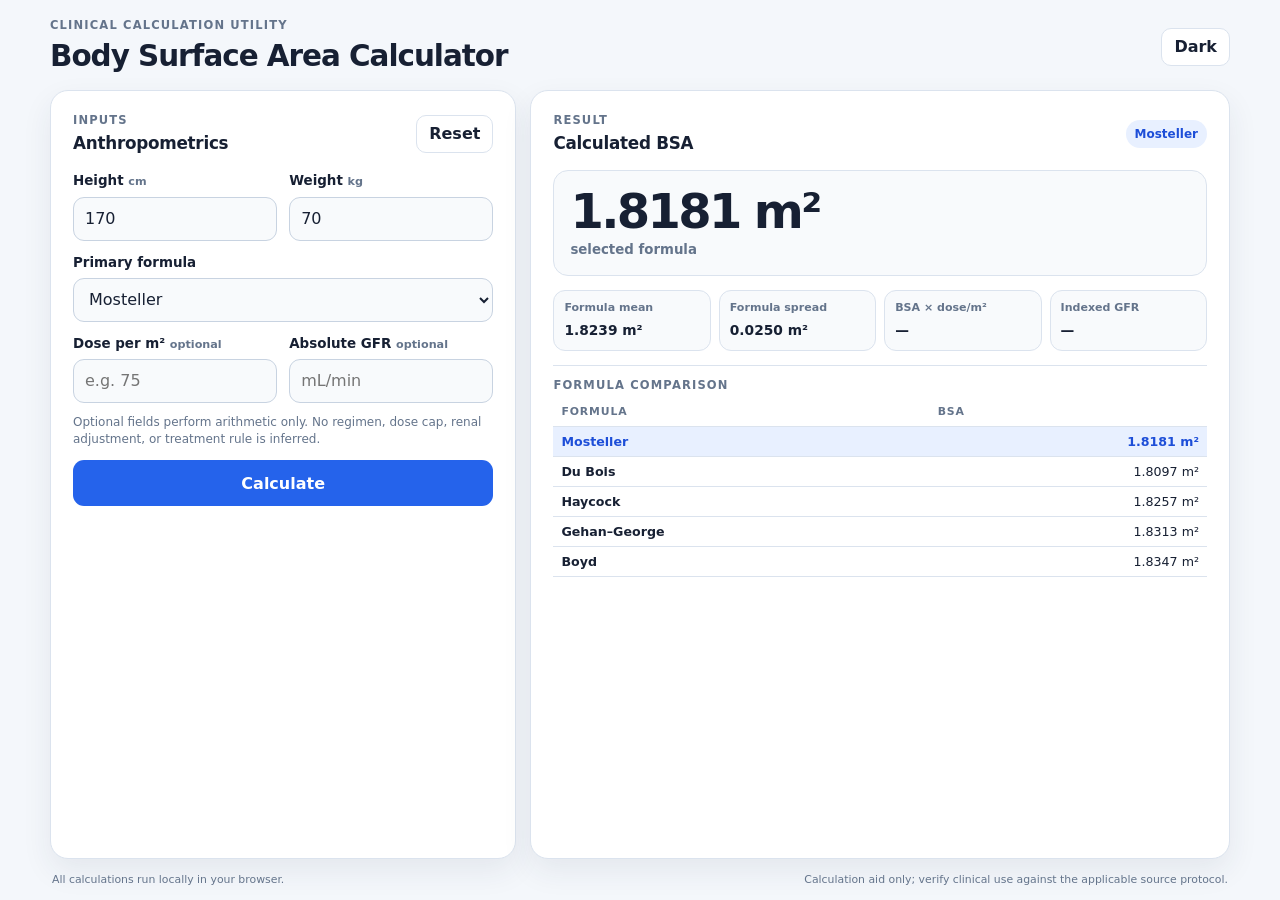
<file: index.html>
<!doctype html>
<html lang="en">
<head>
  <meta charset="utf-8">
  <meta name="viewport" content="width=device-width, initial-scale=1">
  <meta name="description" content="Body surface area calculator using Mosteller, Du Bois, Haycock, Gehan–George, and Boyd formulas.">
  <meta name="color-scheme" content="light dark">
  <title>Body Surface Area Calculator</title>
  <link rel="stylesheet" href="assets/styles.css">
  <script src="assets/app.js" defer></script>
</head>
<body>
  <div class="app-shell">
    <header class="topbar">
      <div>
        <p class="eyebrow">Clinical calculation utility</p>
        <h1>Body Surface Area Calculator</h1>
      </div>
      <button class="theme-toggle" id="theme-toggle" type="button" aria-pressed="false">Dark</button>
    </header>

    <main class="workspace">
      <section class="panel input-panel" aria-labelledby="input-title">
        <div class="panel-heading">
          <div>
            <p class="step">Inputs</p>
            <h2 id="input-title">Anthropometrics</h2>
          </div>
          <button class="text-button" id="reset-button" type="button">Reset</button>
        </div>

        <form id="calculator-form" novalidate>
          <div class="field-grid two-col">
            <label class="field">
              <span>Height <small>cm</small></span>
              <input id="height" name="height" type="number" inputmode="decimal" min="0.1" step="0.1" value="170" required autocomplete="off">
            </label>
            <label class="field">
              <span>Weight <small>kg</small></span>
              <input id="weight" name="weight" type="number" inputmode="decimal" min="0.1" step="0.1" value="70" required autocomplete="off">
            </label>
          </div>

          <label class="field">
            <span>Primary formula</span>
            <select id="formula" name="formula">
              <option value="Mosteller">Mosteller</option>
              <option value="DuBois">Du Bois</option>
              <option value="Haycock">Haycock</option>
              <option value="GehanGeorge">Gehan–George</option>
              <option value="Boyd">Boyd</option>
            </select>
          </label>

          <div class="field-grid two-col optional-row">
            <label class="field">
              <span>Dose per m² <small>optional</small></span>
              <input id="dose" name="dose" type="number" inputmode="decimal" min="0" step="any" placeholder="e.g. 75" autocomplete="off">
            </label>
            <label class="field">
              <span>Absolute GFR <small>optional</small></span>
              <input id="gfr" name="gfr" type="number" inputmode="decimal" min="0" step="any" placeholder="mL/min" autocomplete="off">
            </label>
          </div>

          <p class="helper">Optional fields perform arithmetic only. No regimen, dose cap, renal adjustment, or treatment rule is inferred.</p>
          <p id="error-message" class="error" role="alert" hidden></p>
          <button class="primary-button" type="submit">Calculate</button>
        </form>
      </section>

      <section class="panel results-panel" aria-labelledby="results-title" aria-live="polite">
        <div class="panel-heading result-heading">
          <div>
            <p class="step">Result</p>
            <h2 id="results-title">Calculated BSA</h2>
          </div>
          <span class="formula-chip" id="primary-formula">Mosteller</span>
        </div>

        <div class="primary-result">
          <span id="primary-value">1.8181 m²</span>
          <small>selected formula</small>
        </div>

        <div class="metric-grid" aria-label="Derived values">
          <div class="metric">
            <span>Formula mean</span>
            <strong id="mean-value">—</strong>
          </div>
          <div class="metric">
            <span>Formula spread</span>
            <strong id="spread-value">—</strong>
          </div>
          <div class="metric">
            <span>BSA × dose/m²</span>
            <strong id="dose-value">—</strong>
          </div>
          <div class="metric">
            <span>Indexed GFR</span>
            <strong id="gfr-value">—</strong>
          </div>
        </div>

        <div class="comparison-wrap">
          <div class="section-label">Formula comparison</div>
          <table>
            <thead>
              <tr><th scope="col">Formula</th><th scope="col">BSA</th></tr>
            </thead>
            <tbody id="comparison-body"></tbody>
          </table>
        </div>
      </section>
    </main>

    <footer>
      <span>All calculations run locally in your browser.</span>
      <span>Calculation aid only; verify clinical use against the applicable source protocol.</span>
    </footer>
  </div>
</body>
</html>
</file>
<file: assets/styles.css>
:root {
  color-scheme: light;
  --bg: #f4f7fb;
  --panel: #ffffff;
  --panel-subtle: #f8fafc;
  --text: #172033;
  --muted: #64748b;
  --border: #dbe3ee;
  --border-strong: #c8d3e1;
  --accent: #2563eb;
  --accent-strong: #1d4ed8;
  --accent-soft: #e8f0ff;
  --danger: #b42318;
  --shadow: 0 12px 30px rgba(35, 49, 77, 0.08);
  --radius: 18px;
}

:root[data-theme="dark"] {
  color-scheme: dark;
  --bg: #0f1623;
  --panel: #161f2e;
  --panel-subtle: #111a28;
  --text: #eef4ff;
  --muted: #9aabc1;
  --border: #2b394b;
  --border-strong: #3b4b61;
  --accent: #76a8ff;
  --accent-strong: #9bbfff;
  --accent-soft: #1e3357;
  --danger: #ffaaa3;
  --shadow: none;
}

* { box-sizing: border-box; }
html, body { margin: 0; min-height: 100%; }
body {
  min-height: 100svh;
  background: var(--bg);
  color: var(--text);
  font-family: Inter, ui-sans-serif, system-ui, -apple-system, BlinkMacSystemFont, "Segoe UI", sans-serif;
  line-height: 1.35;
}
button, input, select { font: inherit; }
button, select { cursor: pointer; }

.app-shell {
  width: min(1180px, calc(100% - 32px));
  min-height: 100svh;
  margin: 0 auto;
  display: grid;
  grid-template-rows: auto 1fr auto;
  gap: 14px;
  padding: 18px 0 12px;
}

.topbar, .panel-heading, footer {
  display: flex;
  align-items: center;
  justify-content: space-between;
  gap: 16px;
}

.eyebrow, .step, .section-label {
  margin: 0 0 3px;
  color: var(--muted);
  font-size: 0.72rem;
  font-weight: 800;
  letter-spacing: 0.1em;
  text-transform: uppercase;
}
h1, h2, p { margin-top: 0; }
h1 { margin-bottom: 0; font-size: clamp(1.35rem, 2.3vw, 1.85rem); letter-spacing: -0.035em; }
h2 { margin-bottom: 0; font-size: 1.05rem; letter-spacing: -0.015em; }

.theme-toggle, .text-button {
  min-height: 38px;
  border: 1px solid var(--border);
  border-radius: 10px;
  background: var(--panel);
  color: var(--text);
  padding: 7px 12px;
  font-weight: 700;
}

.workspace {
  min-height: 0;
  display: grid;
  grid-template-columns: minmax(310px, 0.8fr) minmax(420px, 1.2fr);
  gap: 14px;
}

.panel {
  min-width: 0;
  border: 1px solid var(--border);
  border-radius: var(--radius);
  background: var(--panel);
  box-shadow: var(--shadow);
  padding: clamp(16px, 2vw, 22px);
}
.input-panel form { display: grid; gap: 13px; margin-top: 18px; }
.field-grid { display: grid; gap: 12px; }
.two-col { grid-template-columns: repeat(2, minmax(0, 1fr)); }
.field { display: grid; gap: 6px; min-width: 0; }
.field > span { font-size: 0.84rem; font-weight: 750; }
.field small { color: var(--muted); font-weight: 650; }

input, select {
  width: 100%;
  min-height: 44px;
  border: 1px solid var(--border-strong);
  border-radius: 11px;
  background: var(--panel-subtle);
  color: var(--text);
  padding: 9px 11px;
  outline: none;
  transition: border-color 120ms ease, box-shadow 120ms ease;
}
input:focus, select:focus, button:focus-visible {
  border-color: var(--accent);
  box-shadow: 0 0 0 3px rgba(37, 99, 235, 0.18);
  outline: none;
}

.helper { margin: -2px 0 0; color: var(--muted); font-size: 0.75rem; line-height: 1.4; }
.error { margin: 0; color: var(--danger); font-size: 0.78rem; font-weight: 700; }

.primary-button {
  min-height: 46px;
  border: 0;
  border-radius: 11px;
  background: var(--accent);
  color: #fff;
  padding: 10px 16px;
  font-weight: 800;
}
.primary-button:hover { background: var(--accent-strong); }

.formula-chip {
  border-radius: 999px;
  background: var(--accent-soft);
  color: var(--accent-strong);
  padding: 6px 9px;
  font-size: 0.75rem;
  font-weight: 800;
}

.primary-result {
  margin: 16px 0 14px;
  border: 1px solid var(--border);
  border-radius: 15px;
  background: var(--panel-subtle);
  padding: 16px;
}
.primary-result span { display: block; font-size: clamp(2rem, 5vw, 3rem); font-weight: 850; letter-spacing: -0.055em; line-height: 1; }
.primary-result small { display: block; margin-top: 6px; color: var(--muted); font-weight: 650; }

.metric-grid {
  display: grid;
  grid-template-columns: repeat(4, minmax(0, 1fr));
  gap: 8px;
  margin-bottom: 14px;
}
.metric {
  min-width: 0;
  border: 1px solid var(--border);
  border-radius: 12px;
  padding: 10px;
  background: var(--panel-subtle);
}
.metric span { display: block; color: var(--muted); font-size: 0.69rem; font-weight: 700; }
.metric strong { display: block; margin-top: 5px; font-size: 0.86rem; overflow-wrap: anywhere; }

.comparison-wrap { border-top: 1px solid var(--border); padding-top: 12px; }
.section-label { margin-bottom: 6px; }
table { width: 100%; border-collapse: collapse; font-size: 0.79rem; }
th, td { padding: 6px 8px; border-bottom: 1px solid var(--border); text-align: left; }
td { text-align: right; font-variant-numeric: tabular-nums; }
thead th { color: var(--muted); font-size: 0.68rem; text-transform: uppercase; letter-spacing: 0.08em; }
.selected-row { background: var(--accent-soft); }
.selected-row th, .selected-row td { color: var(--accent-strong); font-weight: 800; }

footer { color: var(--muted); font-size: 0.68rem; padding: 0 2px; }
footer span:last-child { text-align: right; }

@media (max-width: 820px) {
  .app-shell { width: min(100% - 20px, 680px); padding-top: 12px; }
  .workspace { grid-template-columns: 1fr; }
  .metric-grid { grid-template-columns: repeat(2, minmax(0, 1fr)); }
  footer { align-items: flex-start; flex-direction: column; gap: 3px; }
  footer span:last-child { text-align: left; }
}
@media (max-width: 480px) {
  .app-shell { width: min(100% - 14px, 480px); gap: 9px; }
  .topbar { align-items: flex-end; }
  .eyebrow { display: none; }
  .panel { padding: 14px; border-radius: 14px; }
  .two-col { grid-template-columns: 1fr 1fr; }
  .optional-row { grid-template-columns: 1fr; }
  .input-panel form { margin-top: 12px; gap: 10px; }
  input, select { min-height: 42px; }
  .primary-result { margin: 12px 0 10px; padding: 13px; }
}
@media (min-width: 821px) and (max-height: 760px) {
  .app-shell { gap: 9px; padding: 10px 0 8px; }
  .panel { padding: 14px 16px; }
  .input-panel form { margin-top: 10px; gap: 8px; }
  input, select { min-height: 39px; padding: 7px 9px; }
  .primary-button { min-height: 40px; }
  .primary-result { margin: 9px 0; padding: 10px 13px; }
  .primary-result span { font-size: 2.25rem; }
  .metric-grid { margin-bottom: 8px; }
  .metric { padding: 7px 8px; }
  .comparison-wrap { padding-top: 7px; }
  th, td { padding: 4px 7px; }
  footer { font-size: 0.63rem; }
}
@media (prefers-reduced-motion: reduce) {
  * { scroll-behavior: auto !important; transition: none !important; }
}
</file>
